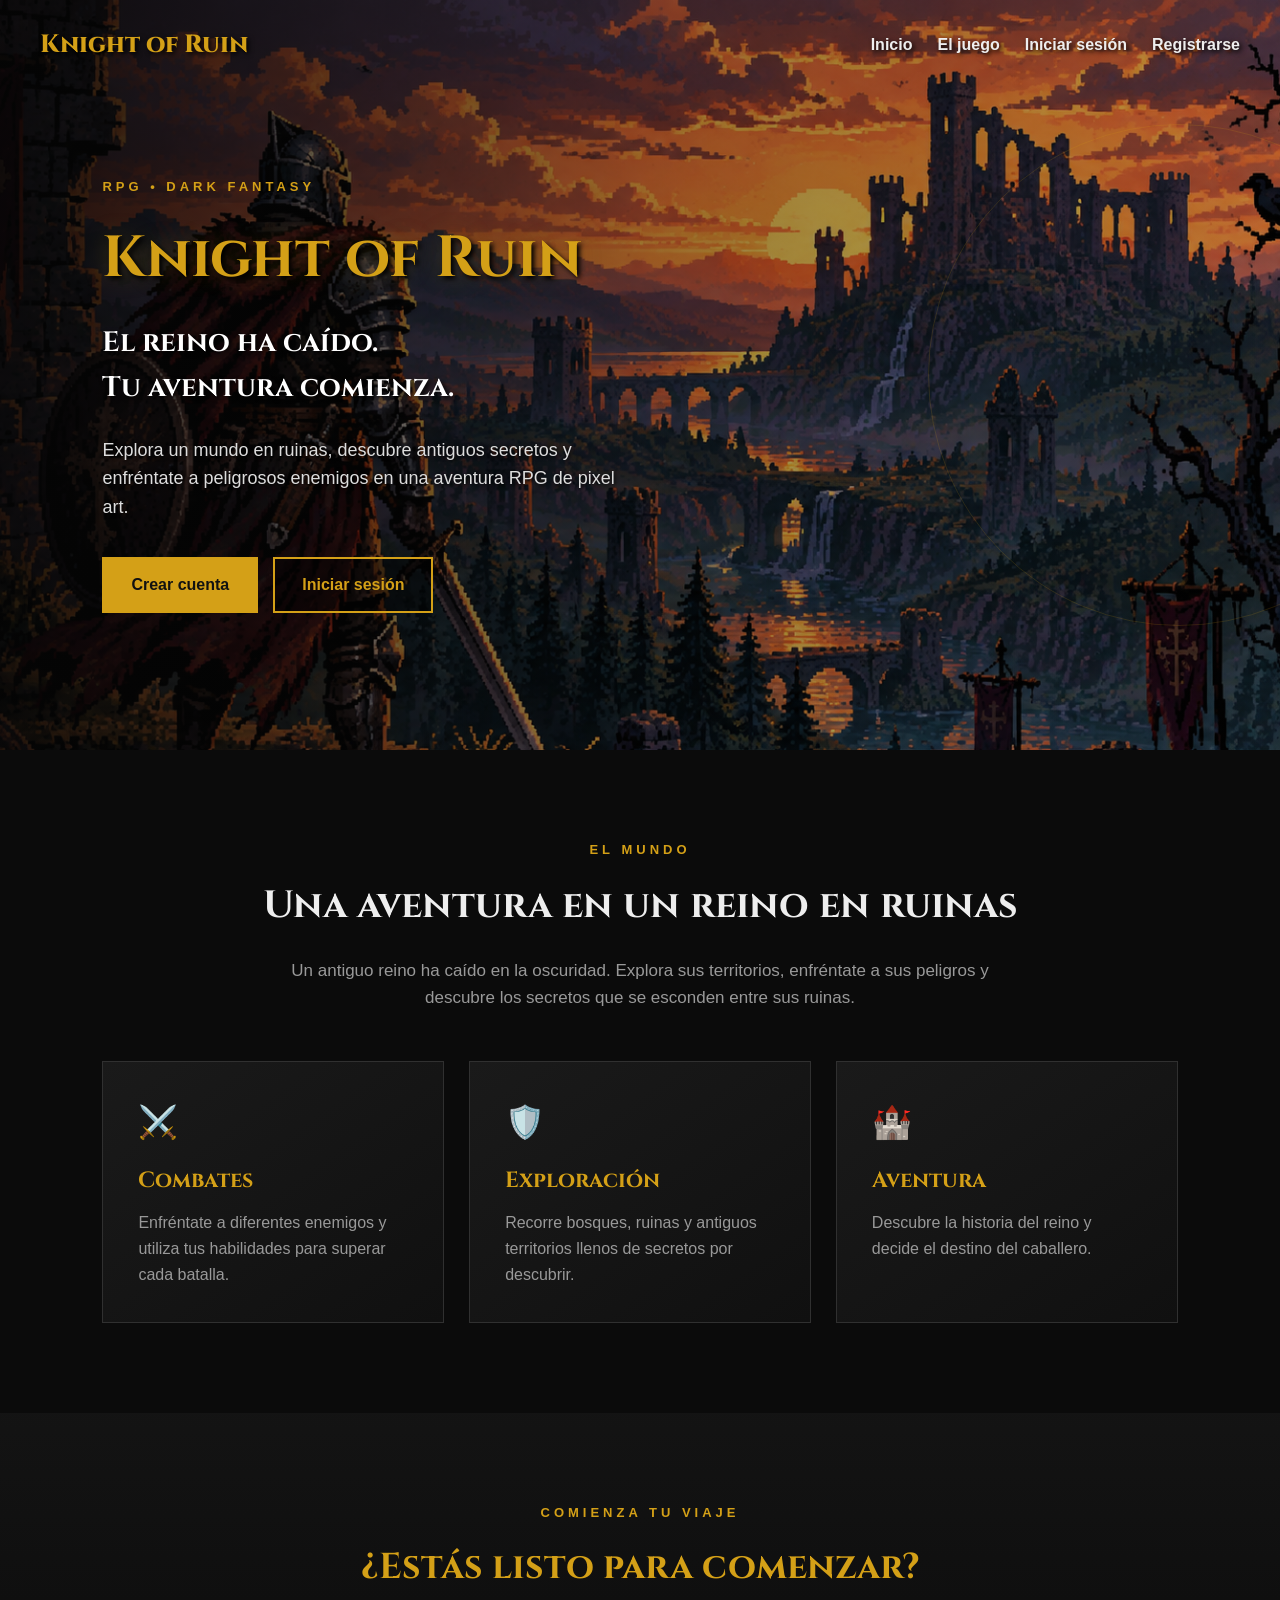
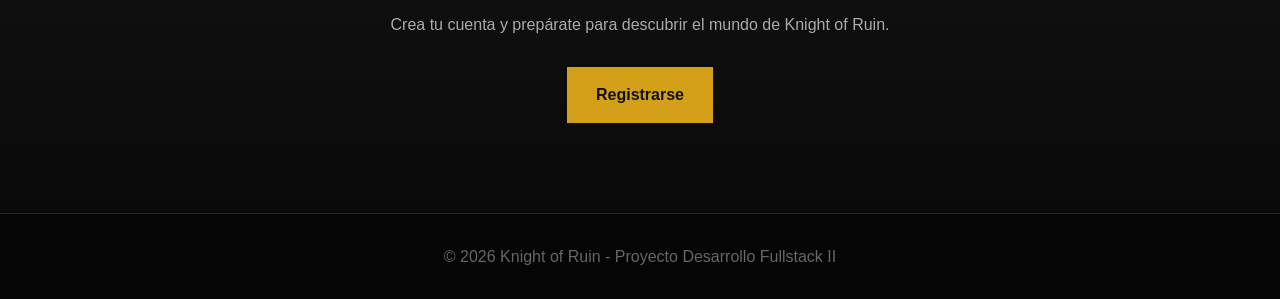
<file: index.html>
<!doctype html>
<html lang="es">
  <head>
    <meta charset="UTF-8" />
    <meta name="viewport" content="width=device-width, initial-scale=1.0" />

    <title>Knight of Ruin</title>

    <link rel="stylesheet" href="css/style.css" />
  </head>

  <body>
    <header>
      <nav>
        <div class="logo">Knight of Ruin</div>

        <ul class="nav-links">
          <li>
            <a href="index.html">Inicio</a>
          </li>

          <li>
            <a href="#juego">El juego</a>
          </li>

          <li>
            <a href="login.html">Iniciar sesión</a>
          </li>

          <li>
            <a href="register.html">Registrarse</a>
          </li>
        </ul>
      </nav>
    </header>

    <main>
      <section class="hero">
        <div class="hero-overlay"></div>

        <div class="hero-content">
          <div class="row">
            <div class="col-6 hero-text">
              <span class="game-label"> RPG • DARK FANTASY </span>

              <h1>Knight of Ruin</h1>

              <h2>
                El reino ha caído.<br />
                Tu aventura comienza.
              </h2>

              <p>
                Explora un mundo en ruinas, descubre antiguos secretos y
                enfréntate a peligrosos enemigos en una aventura RPG de pixel
                art.
              </p>

              <div class="hero-buttons">
                <a href="register.html" class="button"> Crear cuenta </a>

                <a href="login.html" class="button secondary">
                  Iniciar sesión
                </a>
              </div>
            </div>

            <div class="col-6 hero-image-container"></div>
          </div>
        </div>
      </section>

      <section id="juego" class="section">
        <span class="section-label"> EL MUNDO </span>

        <h2>Una aventura en un reino en ruinas</h2>

        <p class="section-intro">
          Un antiguo reino ha caído en la oscuridad. Explora sus territorios,
          enfréntate a sus peligros y descubre los secretos que se esconden
          entre sus ruinas.
        </p>

        <div class="row features">
          <article class="col-4 card">
            <div class="card-icon">⚔️</div>

            <h3>Combates</h3>

            <p>
              Enfréntate a diferentes enemigos y utiliza tus habilidades para
              superar cada batalla.
            </p>
          </article>

          <article class="col-4 card">
            <div class="card-icon">🛡️</div>

            <h3>Exploración</h3>

            <p>
              Recorre bosques, ruinas y antiguos territorios llenos de secretos
              por descubrir.
            </p>
          </article>

          <article class="col-4 card">
            <div class="card-icon">🏰</div>

            <h3>Aventura</h3>

            <p>
              Descubre la historia del reino y decide el destino del caballero.
            </p>
          </article>
        </div>
      </section>

      <section class="register-section">
        <span class="section-label"> COMIENZA TU VIAJE </span>

        <h2>¿Estás listo para comenzar?</h2>

        <p>
          Crea tu cuenta y prepárate para descubrir el mundo de Knight of Ruin.
        </p>

        <a href="register.html" class="button"> Registrarse </a>
      </section>
    </main>

    <footer>
      <p>&copy; 2026 Knight of Ruin - Proyecto Desarrollo Fullstack II</p>
    </footer>
  </body>
</html>
</file>
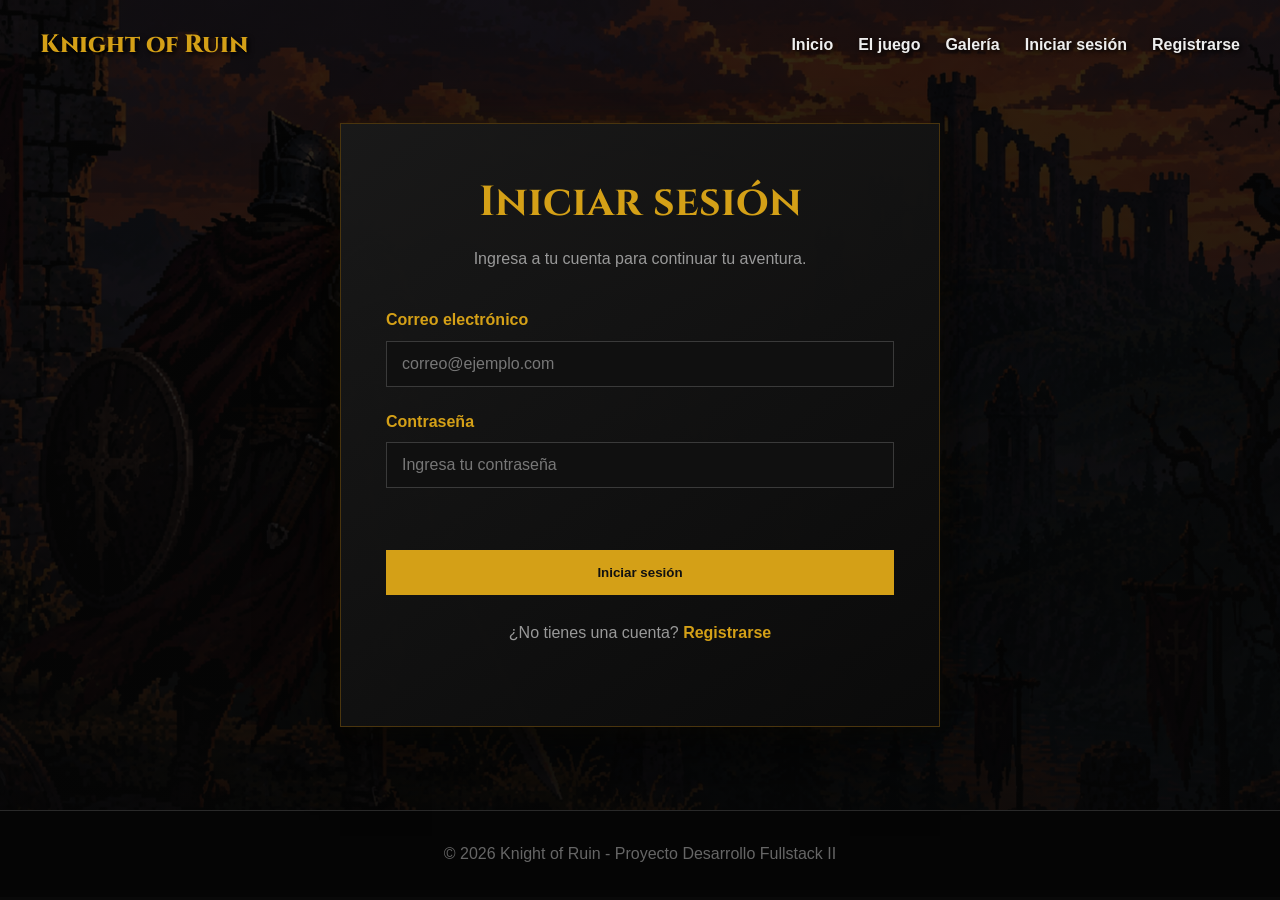
<file: login.html>
<!DOCTYPE html>
<html lang="es">

<head>
    <meta charset="UTF-8">
    <meta name="viewport" content="width=device-width, initial-scale=1.0">

    <title>Iniciar sesión - Knight of Ruin</title>

    <link rel="stylesheet" href="css/style.css">
</head>

<body>

    <!-- Encabezado y navegación -->
    <header>
        <nav>

            <div class="logo">
                Knight of Ruin
            </div>

            <ul class="nav-links">

                <li>
                    <a href="index.html">Inicio</a>
                </li>

                <li>
                    <a href="index.html#juego">El juego</a>
                </li>

                <li>
                    <a href="index.html#galeria">Galería</a>
                </li>

                <li>
                    <a href="login.html">Iniciar sesión</a>
                </li>

                <li>
                    <a href="register.html">Registrarse</a>
                </li>

            </ul>

        </nav>
    </header>


    <!-- Contenido principal -->
    <main>

        <section class="form-section">

            <div class="form-container">

                <h1>Iniciar sesión</h1>

                <p>
                    Ingresa a tu cuenta para continuar tu aventura.
                </p>


                <form id="loginForm">

                    <div class="form-group">

                        <label for="email">
                            Correo electrónico
                        </label>

                        <input
                            type="email"
                            id="email"
                            name="email"
                            placeholder="correo@ejemplo.com"
                            required
                        >

                    </div>


                    <div class="form-group">

                        <label for="password">
                            Contraseña
                        </label>

                        <input
                            type="password"
                            id="password"
                            name="password"
                            placeholder="Ingresa tu contraseña"
                            minlength="6"
                            required
                        >

                    </div>


                    <p id="loginMessage" class="form-message"></p>


                    <button type="submit" class="button">
                        Iniciar sesión
                    </button>

                </form>


                <p class="form-link">

                    ¿No tienes una cuenta?

                    <a href="register.html">
                        Registrarse
                    </a>

                </p>

            </div>

        </section>

    </main>


    <!-- Pie de página -->
    <footer>

        <p>
            &copy; 2026 Knight of Ruin - Proyecto Desarrollo Fullstack II
        </p>

    </footer>


    <script src="js/login.js"></script>

</body>

</html>
</file>
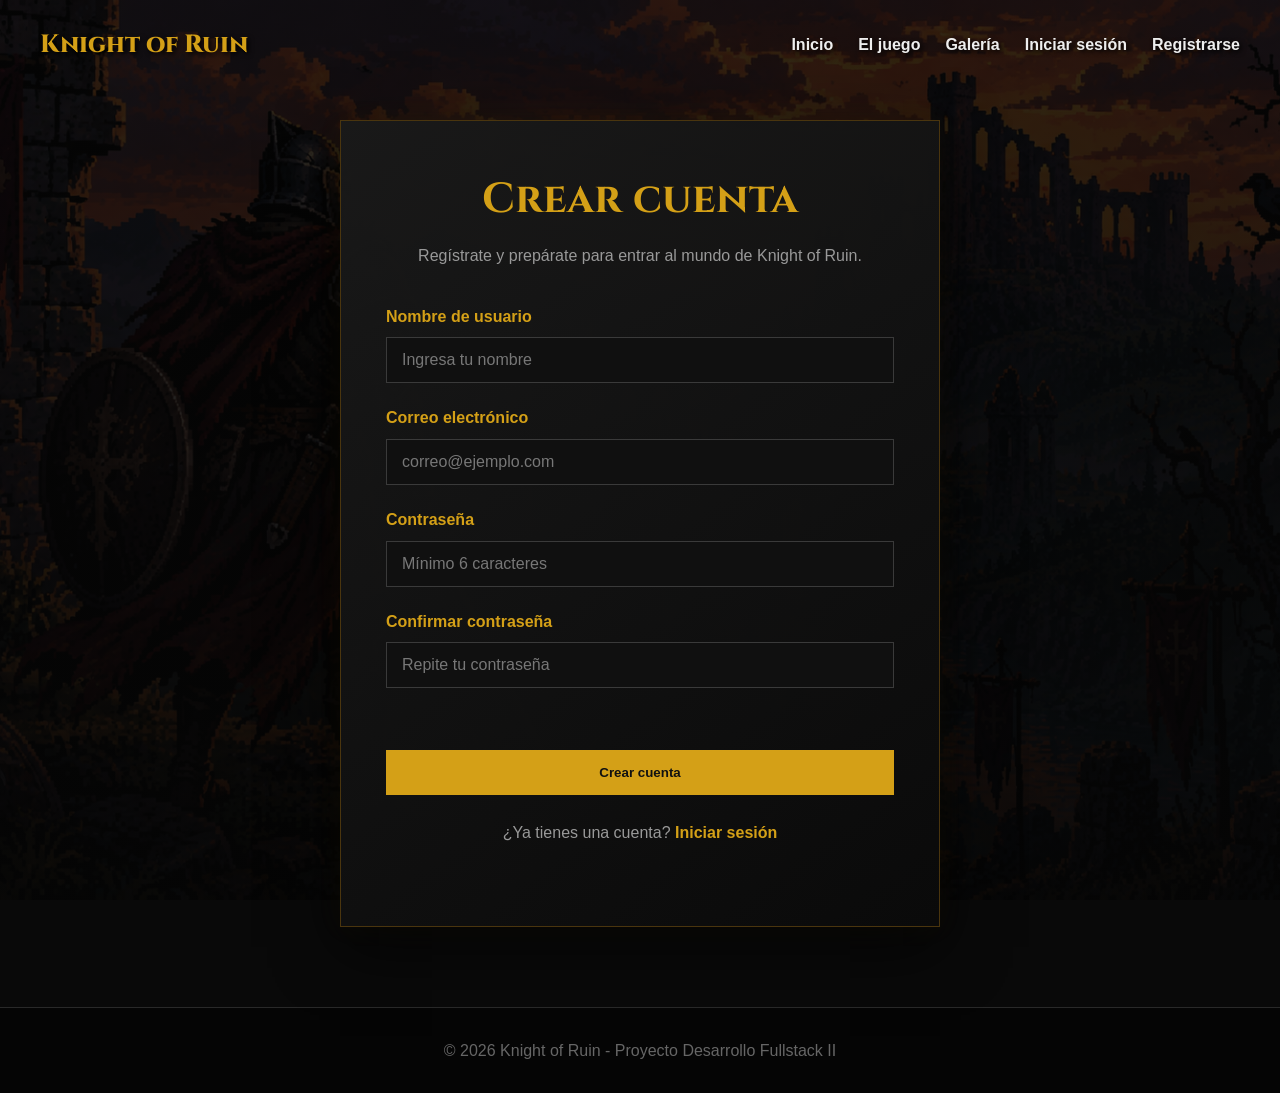
<file: register.html>
<!DOCTYPE html>
<html lang="es">

<head>
    <meta charset="UTF-8">
    <meta name="viewport" content="width=device-width, initial-scale=1.0">

    <title>Registrarse - Knight of Ruin</title>

    <link rel="stylesheet" href="css/style.css">
</head>

<body>

    <!-- Encabezado y navegación -->
    <header>
        <nav>

            <div class="logo">
                Knight of Ruin
            </div>

            <ul class="nav-links">

                <li>
                    <a href="index.html">Inicio</a>
                </li>

                <li>
                    <a href="index.html#juego">El juego</a>
                </li>

                <li>
                    <a href="index.html#galeria">Galería</a>
                </li>

                <li>
                    <a href="login.html">Iniciar sesión</a>
                </li>

                <li>
                    <a href="register.html">Registrarse</a>
                </li>

            </ul>

        </nav>
    </header>


    <!-- Contenido principal -->
    <main>

        <section class="form-section">

            <div class="form-container">

                <h1>Crear cuenta</h1>

                <p>
                    Regístrate y prepárate para entrar al mundo de Knight of Ruin.
                </p>

                <form id="registerForm">

                    <div class="form-group">

                        <label for="name">
                            Nombre de usuario
                        </label>

                        <input
                            type="text"
                            id="name"
                            name="name"
                            placeholder="Ingresa tu nombre"
                            minlength="3"
                            required
                        >

                    </div>


                    <div class="form-group">

                        <label for="email">
                            Correo electrónico
                        </label>

                        <input
                            type="email"
                            id="email"
                            name="email"
                            placeholder="correo@ejemplo.com"
                            required
                        >

                    </div>


                    <div class="form-group">

                        <label for="password">
                            Contraseña
                        </label>

                        <input
                            type="password"
                            id="password"
                            name="password"
                            placeholder="Mínimo 6 caracteres"
                            minlength="6"
                            required
                        >

                    </div>


                    <div class="form-group">

                        <label for="confirmPassword">
                            Confirmar contraseña
                        </label>

                        <input
                            type="password"
                            id="confirmPassword"
                            name="confirmPassword"
                            placeholder="Repite tu contraseña"
                            minlength="6"
                            required
                        >

                    </div>


                    <p id="registerMessage" class="form-message"></p>


                    <button type="submit" class="button">
                        Crear cuenta
                    </button>

                </form>


                <p class="form-link">

                    ¿Ya tienes una cuenta?

                    <a href="login.html">
                        Iniciar sesión
                    </a>

                </p>

            </div>

        </section>

    </main>


    <!-- Pie de página -->
    <footer>

        <p>
            &copy; 2026 Knight of Ruin - Proyecto Desarrollo Fullstack II
        </p>

    </footer>


    <script src="js/register.js"></script>

</body>

</html>
</file>
<file: css/style.css>
@import url("https://fonts.googleapis.com/css2?family=Cinzel:wght@500;700;800&display=swap");

/* ==============================
   CONFIGURACIÓN GENERAL
============================== */

* {
  margin: 0;
  padding: 0;
  box-sizing: border-box;
}

html {
  scroll-behavior: smooth;
}

body {
  font-family: Arial, sans-serif;
  background-color: #090909;
  color: #dddddd;
  line-height: 1.6;
}

a {
  text-decoration: none;
}

/* ==============================
   ENCABEZADO Y NAVEGACIÓN
============================== */

header {
  position: absolute;
  top: 0;
  left: 0;
  width: 100%;
  z-index: 100;
  background: transparent;
  padding: 25px 40px;
  border-bottom: none;
}

nav {
  display: flex;
  justify-content: space-between;
  align-items: center;
}

.logo {
  font-family: "Cinzel", serif;
  font-size: 25px;
  font-weight: 800;
  color: #d4a017;
  text-shadow: 2px 2px 5px #000000;
  transition: transform 0.3s ease;
}

.logo:hover {
  transform: scale(1.05);
}

.nav-links {
  display: flex;
  gap: 25px;
  list-style: none;
}

.nav-links a {
  position: relative;
  color: #eeeeee;
  font-weight: bold;
  text-shadow: 2px 2px 5px #000000;
  transition: color 0.3s ease;
}

.nav-links a::after {
  content: "";
  position: absolute;
  left: 0;
  bottom: -6px;
  width: 0;
  height: 2px;
  background-color: #d4a017;
  transition: width 0.3s ease;
}

.nav-links a:hover {
  color: #d4a017;
}

.nav-links a:hover::after {
  width: 100%;
}

/* ==============================
   SISTEMA DE GRILLA
============================== */

.row {
  display: grid;
  grid-template-columns: repeat(12, 1fr);
  gap: 25px;
}

.col-4 {
  grid-column: span 4;
}

.col-6 {
  grid-column: span 6;
}

.col-12 {
  grid-column: span 12;
}

/* ==============================
   PORTADA / HERO
============================== */

.hero {
  position: relative;
  min-height: 750px;

  display: flex;
  align-items: center;

  padding: 120px 8% 80px;

  overflow: hidden;

  background-image:
    linear-gradient(
      90deg,
      rgba(5, 5, 5, 0.88),
      rgba(5, 5, 5, 0.4),
      rgba(5, 5, 5, 0.25)
    ),
    url("../imgs/fondo.png");

  background-size: cover;
  background-position: center;
  background-attachment: fixed;
}

.hero::before {
  content: "";

  position: absolute;

  width: 500px;
  height: 500px;

  border: 1px solid rgba(212, 160, 23, 0.15);
  border-radius: 50%;

  right: -150px;
  top: 50%;

  transform: translateY(-50%);
}

.hero-content {
  position: relative;
  z-index: 2;
  width: 100%;
}

.hero-text {
  animation: fadeInLeft 0.9s ease;
}

/* ==============================
   TEXTOS DE LA PORTADA
============================== */

.game-label,
.section-label {
  display: block;

  margin-bottom: 15px;

  color: #d4a017;

  font-size: 13px;
  font-weight: bold;

  letter-spacing: 4px;
}

.hero h1 {
  font-family: "Cinzel", serif;

  font-size: 58px;

  color: #d4a017;

  margin-bottom: 15px;

  text-shadow:
    3px 3px 5px #000000,
    0 0 25px rgba(212, 160, 23, 0.25);
}

.hero h2 {
  font-family: "Cinzel", serif;

  font-size: 28px;

  color: #ffffff;

  margin-bottom: 25px;

  text-shadow: 2px 2px 5px #000000;
}

.hero p {
  max-width: 600px;

  color: #dddddd;

  font-size: 18px;

  margin-bottom: 35px;

  text-shadow: 1px 1px 4px #000000;
}

/* ==============================
   BOTONES
============================== */

.hero-buttons {
  display: flex;
  gap: 15px;
}

.button {
  display: inline-block;

  padding: 13px 27px;

  background-color: #d4a017;

  color: #111111;

  font-weight: bold;

  border: 2px solid #d4a017;

  cursor: pointer;

  transition:
    transform 0.3s ease,
    background-color 0.3s ease,
    color 0.3s ease,
    box-shadow 0.3s ease;
}

.button:hover {
  transform: translateY(-4px);

  background-color: #eeeeee;

  border-color: #eeeeee;

  box-shadow: 0 5px 20px rgba(212, 160, 23, 0.25);
}

.button.secondary {
  background-color: rgba(0, 0, 0, 0.45);

  color: #d4a017;
}

.button.secondary:hover {
  background-color: #d4a017;

  color: #111111;

  border-color: #d4a017;
}

/* ==============================
   SECCIONES
============================== */

.section {
  padding: 90px 8%;

  background-color: #0b0b0b;
}

.section h2 {
  font-family: "Cinzel", serif;

  text-align: center;

  font-size: 38px;

  color: #eeeeee;

  margin-bottom: 20px;
}

.section-label {
  text-align: center;
}

.section-intro {
  max-width: 700px;

  margin: 0 auto 50px;

  text-align: center;

  color: #999999;

  font-size: 17px;
}

.features {
  margin-top: 30px;
}

/* ==============================
   TARJETAS
============================== */

.card {
  position: relative;

  background: linear-gradient(145deg, #1a1a1a, #101010);

  border: 1px solid #303030;

  padding: 35px;

  min-height: 220px;

  transition:
    transform 0.3s ease,
    border-color 0.3s ease,
    box-shadow 0.3s ease;
}

.card:hover {
  transform: translateY(-8px);

  border-color: #d4a017;

  box-shadow:
    0 15px 35px rgba(0, 0, 0, 0.4),
    0 0 20px rgba(212, 160, 23, 0.08);
}

.card-icon {
  font-size: 32px;

  margin-bottom: 15px;

  transition: transform 0.3s ease;
}

.card:hover .card-icon {
  transform: scale(1.15);
}

.card h3 {
  font-family: "Cinzel", serif;

  color: #d4a017;

  margin-bottom: 12px;

  font-size: 22px;
}

.card p {
  color: #999999;
}

/* ==============================
   FORMULARIOS
============================== */

.form-section {
  min-height: calc(100vh - 90px);

  display: flex;

  justify-content: center;

  align-items: center;

  padding: 120px 20px 80px;

  background-image:
    linear-gradient(rgba(5, 5, 5, 0.82), rgba(5, 5, 5, 0.94)),
    url("../imgs/fondo.png");

  background-size: cover;

  background-position: center;

  background-attachment: fixed;
}

.form-container {
  width: 100%;

  max-width: 600px;

  padding: 45px;

  background: linear-gradient(
    145deg,
    rgba(25, 25, 25, 0.98),
    rgba(10, 10, 10, 0.98)
  );

  border: 1px solid #4a350e;

  box-shadow:
    0 20px 60px rgba(0, 0, 0, 0.7),
    0 0 25px rgba(212, 160, 23, 0.06);
}

.form-container h1 {
  font-family: "Cinzel", serif;

  text-align: center;

  font-size: 42px;

  color: #d4a017;

  margin-bottom: 10px;
}

.form-container > p {
  text-align: center;

  color: #999999;

  margin-bottom: 35px;
}

/* ==============================
   CAMPOS DEL FORMULARIO
============================== */

.form-group {
  margin-bottom: 22px;
}

.form-group label {
  display: block;

  margin-bottom: 8px;

  color: #d4a017;

  font-weight: bold;

  font-size: 16px;
}

.form-group input {
  width: 100%;

  padding: 13px 15px;

  background-color: #101010;

  color: #eeeeee;

  border: 1px solid #3a3a3a;

  outline: none;

  font-size: 16px;

  transition:
    border-color 0.3s ease,
    box-shadow 0.3s ease;
}

.form-group input:focus {
  border-color: #d4a017;

  box-shadow: 0 0 8px rgba(212, 160, 23, 0.15);
}

.form-group input::placeholder {
  color: #777777;
}

/* ==============================
   MENSAJES DE FORMULARIO
============================== */

.form-message {
  min-height: 25px;

  margin-bottom: 15px;

  color: #d4a017;

  text-align: center;
}

/* ==============================
   ENLACES DE FORMULARIO
============================== */

.form-container .button {
  width: 100%;
}

.form-link {
  margin-top: 25px;
}

.form-link a {
  color: #d4a017;

  font-weight: bold;
}

.form-link a:hover {
  color: #ffffff;
}

/* ==============================
   SECCIÓN FINAL
============================== */

.register-section {
  position: relative;

  padding: 90px 8%;

  text-align: center;

  background: linear-gradient(rgba(20, 20, 20, 0.95), rgba(10, 10, 10, 0.98));
}

.register-section h2 {
  font-family: "Cinzel", serif;

  color: #d4a017;

  font-size: 36px;

  margin-bottom: 15px;
}

.register-section p {
  color: #aaaaaa;

  margin-bottom: 30px;
}

/* ==============================
   PIE DE PÁGINA
============================== */

footer {
  background-color: #050505;

  padding: 30px;

  text-align: center;

  color: #666666;

  border-top: 1px solid #292929;
}

/* ==============================
   ANIMACIONES
============================== */

@keyframes fadeInLeft {
  from {
    opacity: 0;
    transform: translateX(-30px);
  }

  to {
    opacity: 1;
    transform: translateX(0);
  }
}

@keyframes fadeInRight {
  from {
    opacity: 0;
    transform: translateX(30px);
  }

  to {
    opacity: 1;
    transform: translateX(0);
  }
}

/* ==============================
   DISEÑO RESPONSIVO
============================== */

@media (max-width: 768px) {
  header {
    padding: 20px;
  }

  nav {
    flex-direction: column;

    gap: 20px;
  }

  .nav-links {
    flex-wrap: wrap;

    justify-content: center;

    gap: 15px;
  }

  .row {
    grid-template-columns: 1fr;
  }

  .col-4,
  .col-6,
  .col-12 {
    grid-column: span 1;
  }

  .hero {
    min-height: auto;

    padding: 130px 6% 70px;

    background-attachment: scroll;
  }

  .hero h1 {
    font-size: 42px;
  }

  .hero h2 {
    font-size: 22px;
  }

  .hero-buttons {
    flex-direction: column;
  }

  .button {
    text-align: center;
  }

  .section {
    padding: 60px 6%;
  }

  .section h2 {
    font-size: 30px;
  }

  .form-section {
    padding: 120px 20px 50px;

    background-attachment: scroll;
  }

  .form-container {
    padding: 30px 25px;
  }

  .form-container h1 {
    font-size: 34px;
  }
}
</file>
